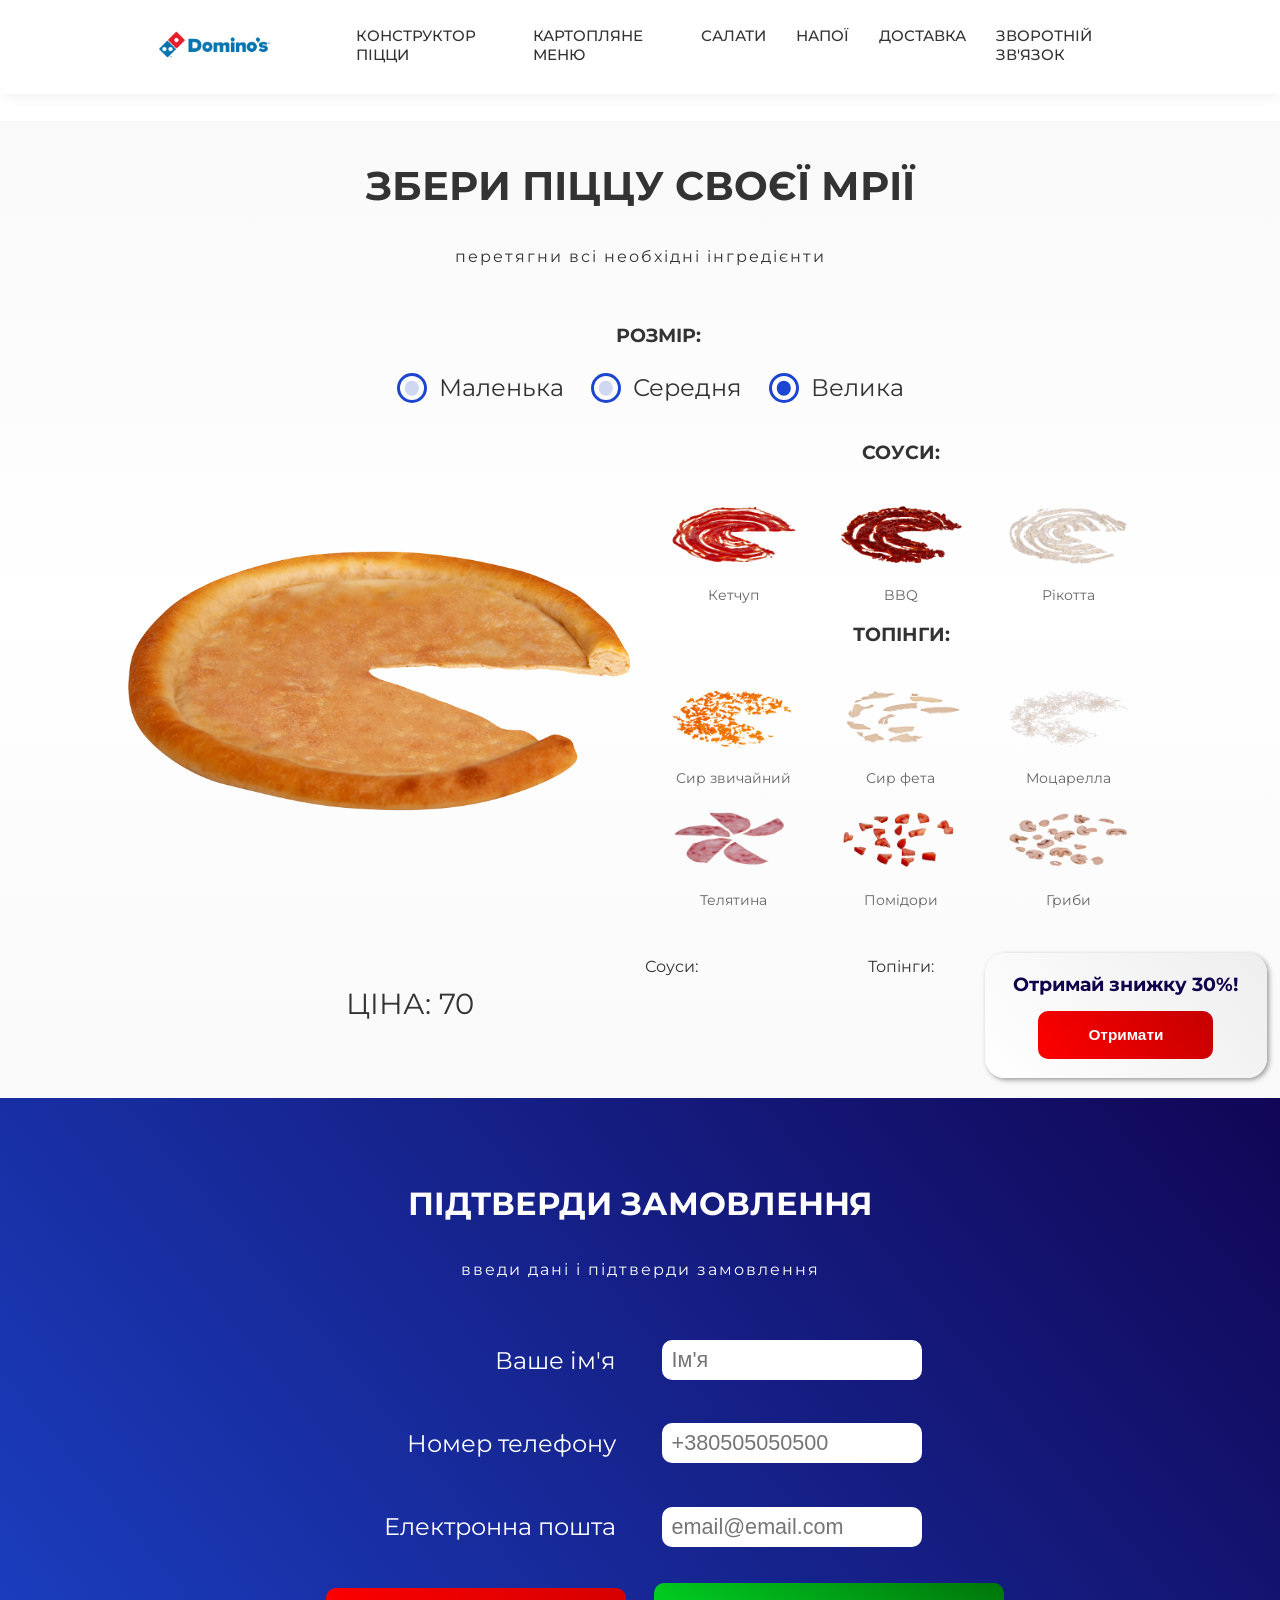
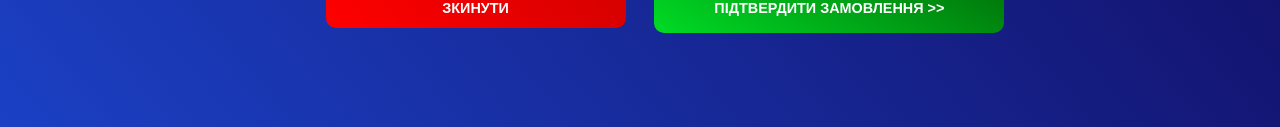
<file: index.html>
<!DOCTYPE html>
<html lang="uk">

<head>
    <meta charset="UTF-8">
    <meta name="viewport" content="width=device-width, initial-scale=1.0">
    <meta http-equiv="X-UA-Compatible" content="ie=edge">
    <title>Піцерія Domino's Pizza</title>
    <link href="https://fonts.googleapis.com/css?family=Montserrat&display=swap" rel="stylesheet">
    <link rel="stylesheet" href="./Styles/styles.css">
    <script src="./code/index.js" type="module"></script>
</head>
<body>
    <header>
        <div class="wrapper">
                <a href="/"><img id="logo" src="Pizza_pictures/Carlo.png" alt="Логотип Папа Карло"></a>
            <nav>
                <ul>
                    <li>Конструктор піцци</li>
                    <li>Картопляне меню</li>
                    <li>Салати</li>
                    <li>Напої</li>
                    <li>Доставка</li>
                    <li>Зворотній зв'язок</li>
                </ul>
            </nav>
        </div>
    </header>
    <main id="main">
        <h1>Збери піццу своєї мрії</h1>
        <sub>перетягни всi необхiднi iнгредiєнти</sub>
        <div id="banner">Отримай знижку 30%!<br><button>Отримати</button></div>
        <h3>Розмiр:</h3>
        <form id='pizza' action="">
            <label class="radio"><input type="radio" class="radioIn" id="small" name="size" value="small"><span class="fakeRadio"></span><span>Маленька</span></label>
            <label class="radio"><input type="radio" class="radioIn" id="mid" name="size" value="mid"><span class="fakeRadio"></span><span>Середня</span></label>
            <label class="radio"><input type="radio" class="radioIn" id="big" name="size" value="big" checked="true"><span class="fakeRadio"></span><span>Велика</span></label>
        </form>
        <div class="table-wrapper">
            <div class="table">
                <img id="target" src="Pizza_pictures/klassicheskij-bortik_1556622914630.png" alt="Корж класичний">
            </div>
            <div class="ingridients">
                <h3>Соуси:</h3>
                <div>
                    <img draggable="true" class="draggable pizza_sauce" data-id="sauceClassic" id="sauceClassic" src="Pizza_pictures/sous-klassicheskij_1557758736353.png" alt="">
                    <span>Кетчуп</span>
                </div>
                <div>
                    <img draggable="true" class="draggable pizza_sauce" data-id="sauceBBQ" id="sauceBBQ"  src="Pizza_pictures/sous-bbq_155679418013.png" alt="">
                    <span>BBQ</span></div>
                <div>
                    <img draggable="true" class="draggable pizza_sauce" data-id="sauceRikotta" id="sauceRikotta" src="Pizza_pictures/sous-rikotta_1556623391103.png" alt="">
                    <span>Рiкотта</span></div>
                <h3>Топінги:</h3>
                <div>
                    <img draggable="true" class="draggable" data-id="moc1" id="moc1" src="Pizza_pictures/mocarela_1556623220308.png" alt="">
                    <span>Сир звичайний</span></div>
                <div>
                    <img draggable="true" class="draggable" data-id="moc2" id="moc2" src="Pizza_pictures/mocarela_1556785182818.png" alt="">
                    <span>Сир фета</span></div>
                <div>
                    <img draggable="true" class="draggable" data-id="moc3" id="moc3" src="Pizza_pictures/mocarela_1556785198489.png" alt="">
                    <span>Моцарелла</span></div>
                <div>
                    <img draggable="true" class="draggable" data-id="telya" id="telya" src="Pizza_pictures/telyatina_1556624025747.png" alt="">
                    <span>Телятина</span></div>
                <div>
                    <img draggable="true" class="draggable"  data-id="vetch1" id="vetch1" src="Pizza_pictures/vetchina.png" alt="">
                    <span>Помiдори</span></div>
                <div>
                    <img draggable="true" class="draggable" data-id="vetch2" id="vetch2" src="Pizza_pictures/vetchina_1556623556129.png" alt="">
                    <span>Гриби</span></div>
            </div>
        </div>
        <div class="result">
            <div class="price"><p>Цiна: <span id="price"></span> </p></div>
            <div class="sauces"><div>Соуси: <div id="sauce"></div></div></div>
            <div class="topings"><div>Топiнги: <div id="topping"></div> </div></div>
        </div>
    </main>
    <footer>
        <h2>Пiдтверди замовлення</h2>
        <sub>введи данi i пiдтверди замовлення</sub>
        <form id="info" method="POST" action="./php/mail.php">
            <div class="grid">
                <label for="name">Ваше ім'я</label>
                <input placeholder="Iм'я" name="name" type="text" id="name">
                <label for="phone">Номер телефону</label>
                <input placeholder="+380505050500" name="phone" type="tel" id="phone">
                <label for="email">Електронна пошта</label>
                <input placeholder="email@email.com" name="email" type="email" id="email">
                <input class='button' name="cancel" type="reset" value="Зкинути">
                <input class='button' id="btnSubmit" type="button" value="Підтвердити замовлення >>">
            </div>
        </form>
        <address id="date"></address>
    </footer>
    <script src="./code/index.js" type="module"></script>
</body>

</html>
</file>
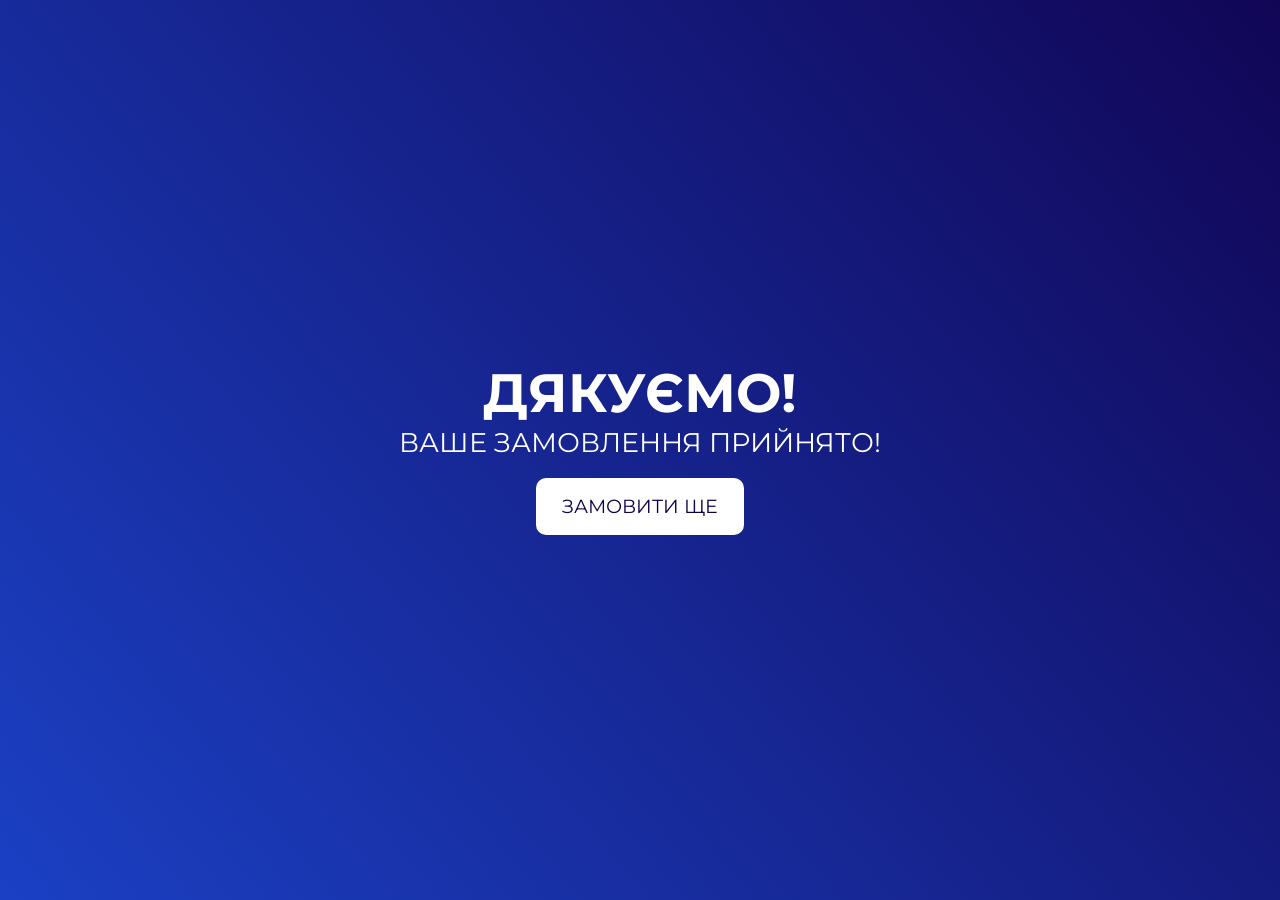
<file: thank-you/index.html>
<!DOCTYPE html>
<html lang="ua">
  <head>
    <meta charset="utf-8">
    <meta http-equiv="X-UA-Compatible" content="IE=edge">
    <meta name="viewport" content="width=device-width, initial-scale=1">
    <meta name="description" content="">
    <meta name="author" content="">
    <title>Дякуємо! Ваш заказ прийнято!</title>
    <link rel="stylesheet" href="/Styles/thank-you.css">    
    <link href="https://fonts.googleapis.com/css?family=Montserrat&display=swap" rel="stylesheet">
  </head>
  <body>
    <div class="container">
      <h1>Дякуємо!</h1>
      <p>Ваше замовлення прийнято!</p>
      <a href="./index.html">Замовити ще</a>
    </div>
  </body>
</html>
</file>
<file: Styles/styles.css>
:root {
    --main: #1c46cf;
    --sub: #00db25;
    --dark: #10004b;
}

header {
    background-color: white;
    display: flex;
    width: 100%;
}

body {
    margin: 0;
    font-family: 'Montserrat', sans-serif;
    color: #333;
}

#logo {
    height: 30px;
    margin: 30px;
}

.wrapper {
    display: flex;
    width: inherit;
    padding: 0 10%;
    box-shadow: 1px 1px 15px 0 #eee;
}

ul {
    margin: 0;
    display: inherit;
    justify-content: flex-end;
}

li {
    font-size: 0.95em;
    list-style: none;
    font-weight: 500;
    display: inline;
    padding: 0 15px;
}

li:hover {
    color: var(--main);
    cursor: pointer;
}

nav {
    display: inherit;
    text-transform: uppercase;
    width: 100%;
    height: 90px;
    justify-content: flex-end;
    align-items: center;
}

main {
    background: linear-gradient(180deg, #f9f9f9, #fff, #f9f9f9);
    padding: 0 10%;
}
#main {
    position: relative;
}
#banner {
    position: absolute;
    bottom: 2%;
    right: 1%;
    background: linear-gradient(50deg, white, #eee);
    box-shadow: 2px 2px 5px #999;
    padding: 1em 1.5em;
    color: var(--dark);
    border-radius: 20px;
    text-align: center;
    font-size: 1.2em;
    font-weight: bold;
    z-index: 3;
    animation: padd .5s ease infinite;
}

@keyframes padd {
    50% { 
        padding: 1.2em 1.7em;
        margin: 0 -0.2em -0.2em 0;
    }
}

#banner button {
    background: linear-gradient(50deg, red, #c40000);
    padding: 15px 50px;
    margin-top: 15px;
    border: none;
    border-radius: 10px;
    font-size: 0.8em;
    font-weight: bold;
    color: white;
}

h1 {
    text-transform: uppercase;
    text-align: center;
    padding: 40px 0 0;
    font-size: 2.5em;
}

h3 {
    width: 100%;
    text-align: center;
    margin: 1em;
    text-transform: uppercase;
}

sub {
    display: block;
    font-size: 1em;
    letter-spacing: 2px;
    text-align: center;
    padding: 10px 0 40px;
}

.table-wrapper {
    display: flex;
    flex-direction: row;
    justify-content: space-around;
}

form {
    text-align: center;
    font-size: 1.5em;
    margin-bottom: 20px;
}

input[type="radio"], input[type="checkbox"] {
    opacity: 0;
}

.fakeRadio {
    display: inline-block;
    border: 3px var(--main) solid;
    border-radius: 50%;
    height: 1em;
    width: 1em;
    position: relative;
    margin-right: 0.5em;
    top: 0.3em;
}

.fakeRadio::before {
    content: '';
    position: absolute;
    display: block;
    height: 0.6em;
    width: 0.6em;
    background-color: var(--main);
    border-radius: 50%;
    top: 50%;
    left: 50%;
    transform: translate(-50%, -50%);
    opacity: 0.2;
    transition: ease-in-out .3s;
}

.radioIn:checked + .fakeRadio::before {
    opacity: 1;
}

.table,
.ingridients {
    position: relative;
    width: 50%;
    display: flex;
    flex-wrap: wrap;
    justify-content: space-around;
    align-items: center;
}

.table {
    position: relative;
    margin-right: 20px;
}

.hovered {
    background: #f9f9f9;
    border: 2px dashed var(--main);
    border-radius: 10px;
}

.table > img {
    display: inline-block;
    position: absolute;
    left: 0;
    top: 0;
    right: 0;
    bottom: 0;
    margin: auto;
}

.ingridients span {
    font-size: 0.9em;
    color: #666;
}

.result {
    display: flex;
    flex-direction: row;
    flex-wrap: nowrap;
    justify-content: space-evenly;
    padding: 3em;
}

p {
    font-size: 1.8em;
    text-transform: uppercase;
}

.table-wrapper div img {
    width: 100%;
}

.ingridients div {
    display: inline-block;
    width: 30%;
}

.ingridients div img {
    height: 100px;
}

.ingridients span {
    display: block;
    text-align: center;
}

footer {
    background: linear-gradient(50deg, var(--main) -10%, var(--dark) 110%);
    padding: 60px 10% 40px;
}

footer label {
    color: #fff;
}

footer input {
    padding: 10px;
    height: 20px;
    width: 240px;
    margin: 1em;
    border-radius: 10px;
    border: none;
    font-size: 0.9em;
}

.success {
    border: 2px green solid;
}

.error {
    border: 2px red solid;
}

.button {
    padding: 0;
    height: 40px;
    width: 300px;
    font-size: 0.6em;
    background: linear-gradient(50deg, red, #d60000);
    color: white;
    border: none;
    text-transform: uppercase;
    font-weight: 600;
    border-radius: 10px;
}

.button:last-child {
    background: linear-gradient(30deg, var(--sub), #00740a);
    height: 50px;
    width: 350px;
}

address {
    text-align: center;
    margin-top: 40px;
    color: white;
}

.x {
    margin-left: 8px;
    padding: 2px 7px;
    border: none;
    background-color: red;
    font-weight: 900;
    font-size: 1.1em;
    color: white;
    border-radius: 50%;
    box-shadow: 1px 1px 3px 0 #aaa;
}

p.element {
    text-transform: none;
    display: inline-block;
    font-size: 1.2em;
}

.div {
    margin: 1em;
}

footer > h2, footer > sub {
    color: white;
    text-align: center;
}

footer > h2 {
    text-transform: uppercase;
    font-size: 2em;
}

.grid {
    display: grid;
    grid-template-columns: 1fr 1fr;
    align-items: center;
}

footer > form > div > label, input[name='cancel'] {
    justify-self: right;
    margin: 1em;
}

footer > form > div > p {
    grid-column: 2/3;
    justify-self: left;
    padding-left: 1.2em;
    font-size: 0.8em;
    margin-top: -12px;
    text-transform: none;
    color: red;
}

@media screen and (max-width: 600px) {
    nav, #banner {
        display: none;
    }

    .wrapper {
        display: block;
        text-align: center;
    }

    .table-wrapper {
        display: block;
        text-align: center;
        margin-top: 80px;
    }

    .ingridients, .table {
        width: 100%;
    }

    .table {
        margin: 100px 0;
    }

    label {
        display: block;
    }

    .grid {
        grid-template-columns: 100%;
    }

    .grid > input, input.button {
        width: 90%;
        margin: 10px 0;
        padding: 5%;
    }

    footer > form > div > label, input[name='cancel'], footer > form > div > p {
        justify-self: center;
        margin: 10px 0;
    }

    footer > form > div > input[name='btnSubmit'] {
        width: 100% !important;
    }

    .result {
        display: block;
        padding: 30px 0 0;
        text-align: center;
    }
}

.topping,
.sauce {
    width: 100%;
    display: flex;
    position: relative;
    justify-content: center;
    text-align: center;
    border: 1px solid;
    padding: 0.5rem;
    border-radius: 0.5rem;
    font-weight: bold;
    background-color: var(--main);
    color: white;
}

.sauce {
    flex-direction: column;
}

.count {
    position: absolute;
    min-width: 20px;
    color: white;
    display: block;
    top: -10px;
    right: -10px;
    background: linear-gradient(50deg, red, #c40000);;
    border-radius: 50%;
    padding: 0.2rem;
    font-size: 0.9rem;
}

.del {
    content: "";
    display: none;
    position: absolute;
    min-width: 20px;
    color: black;
    top: -26px;
    right: -23px;
    font-size: 1.5rem;
    cursor: pointer;
}

.topping:hover .del {
    display: block;
}

.yellow {
    border: 1px solid yellow;
}

main {
    position: relative;
}
</file>
<file: Styles/thank-you.css>
* {
    margin: 0;
    padding: 0;
}

:root {
    --main: #1c46cf;
    --sub: #00db25;
    --dark: #10004b;
}

body {
    background: linear-gradient(50deg, var(--main) -10%, var(--dark) 110%);
    font-size: 3vh;
    height: 100vh;
}

.container {
    text-align: center;
    padding-top: 40vh;
    color: white;
    text-transform: uppercase;
    font-family: Montserrat, sans-serif;
}

a {
    display: inline-block;
    padding: 0.9em 1.4em;
    margin: 1em;
    font-size: 0.7em;
    background: white;
    color: var(--dark);
    text-transform: uppercase;
    border-radius: 10px;
    text-decoration: none;
}
</file>
